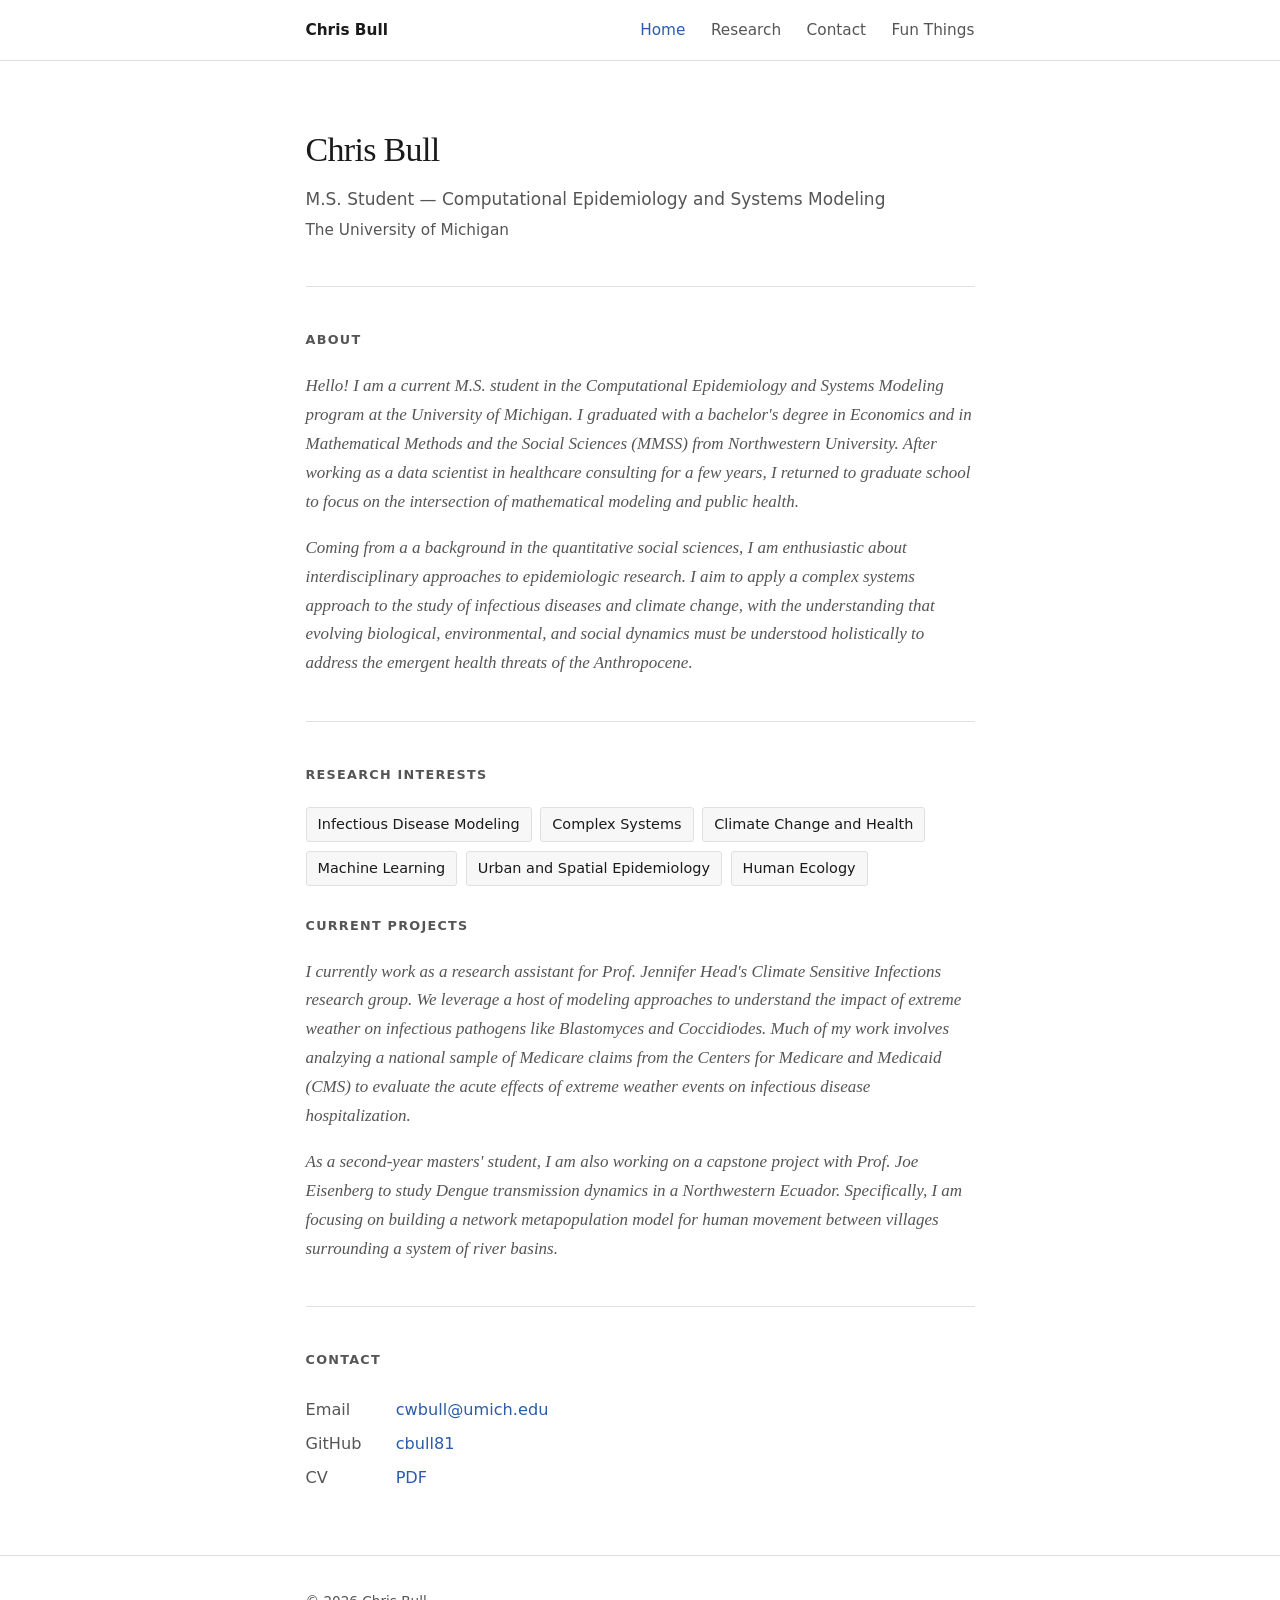
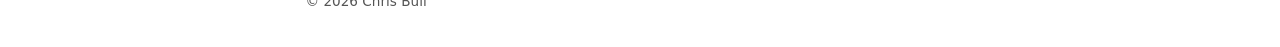
<file: index.html>
<!DOCTYPE html>
<html lang="en">
<head>
  <meta charset="UTF-8">
  <meta name="viewport" content="width=device-width, initial-scale=1.0">
  <title>Chris Bull</title>
  <link rel="stylesheet" href="style.css">
</head>
<body>

  <nav>
    <div class="site-wrap">
      <span class="nav-name">Chris Bull</span>
      <ul>
        <li><a href="index.html" class="active">Home</a></li>
        <li><a href="#research">Research</a></li>
        <li><a href="#contact">Contact</a></li>
        <li><a href="fun.html">Fun Things</a></li>
      </ul>
    </div>
  </nav>

  <div class="site-wrap">

    <div class="hero">
      <h1>Chris Bull</h1>
      <p class="title">M.S. Student &mdash; Computational Epidemiology and Systems Modeling</p>
      <p class="institution">The University of Michigan</p>
    </div>

    <section id="about">
      <h2>About</h2>
      <p class="placeholder">Hello! I am a current M.S. student in the Computational Epidemiology and Systems Modeling program at the University of Michigan. I graduated with a bachelor's degree in Economics and in Mathematical Methods and the Social Sciences (MMSS) from Northwestern University. After working as a data scientist in healthcare consulting for a few years, I returned to graduate school to focus on the intersection of mathematical modeling and public health.</p>
      <p class="placeholder">Coming from a a background in the quantitative social sciences, I am enthusiastic about interdisciplinary approaches to epidemiologic research. I aim to apply a complex systems approach to the study of infectious diseases and climate change, with the understanding that evolving biological, environmental, and social dynamics must be understood holistically to address the emergent health threats of the Anthropocene.</p>
    </section>

    <section id="research">
      <h2>Research Interests</h2>
      <ul class="interest-list">
        <li>Infectious Disease Modeling</li>
        <li>Complex Systems</li>
        <li>Climate Change and Health</li>
        <li>Machine Learning</li>
        <li>Urban and Spatial Epidemiology</li>
        <li>Human Ecology</li>
      </ul>

      <br>

      <h2>Current Projects</h2>
      <p class="placeholder">I currently work as a research assistant for Prof. Jennifer Head's Climate Sensitive Infections research group. 
        We leverage a host of modeling approaches to understand the impact of extreme weather on infectious pathogens like Blastomyces and Coccidiodes.
        Much of my work involves analzying a national sample of Medicare claims from the Centers for Medicare and Medicaid (CMS) to evaluate the acute effects of 
        extreme weather events on infectious disease hospitalization.</p>
      <p class="placeholder">As a second-year masters' student, I am also working on a capstone project with Prof. Joe Eisenberg to study Dengue transmission dynamics in a Northwestern Ecuador. Specifically, I am focusing on building a network metapopulation model for human movement between villages surrounding a system of river basins.</p>
    </section>

    <section id="contact">
      <h2>Contact</h2>
      <ul class="contact-list">
        <li><span class="label">Email</span> <a href="mailto:cwbull@umich.edu">cwbull@umich.edu</a></li>
        <li><span class="label">GitHub</span> <a href="https://github.com/cbull81" target="_blank" rel="noopener">cbull81</a></li>
        <li><span class="label">CV</span> <a href="CV_May_2026.pdf" target="_blank" rel="noopener">PDF</a></li>
      </ul>
    </section>

  </div>

  <footer>
    <div class="site-wrap">
      &copy; 2026 Chris Bull
    </div>
  </footer>

</body>
</html>
</file>
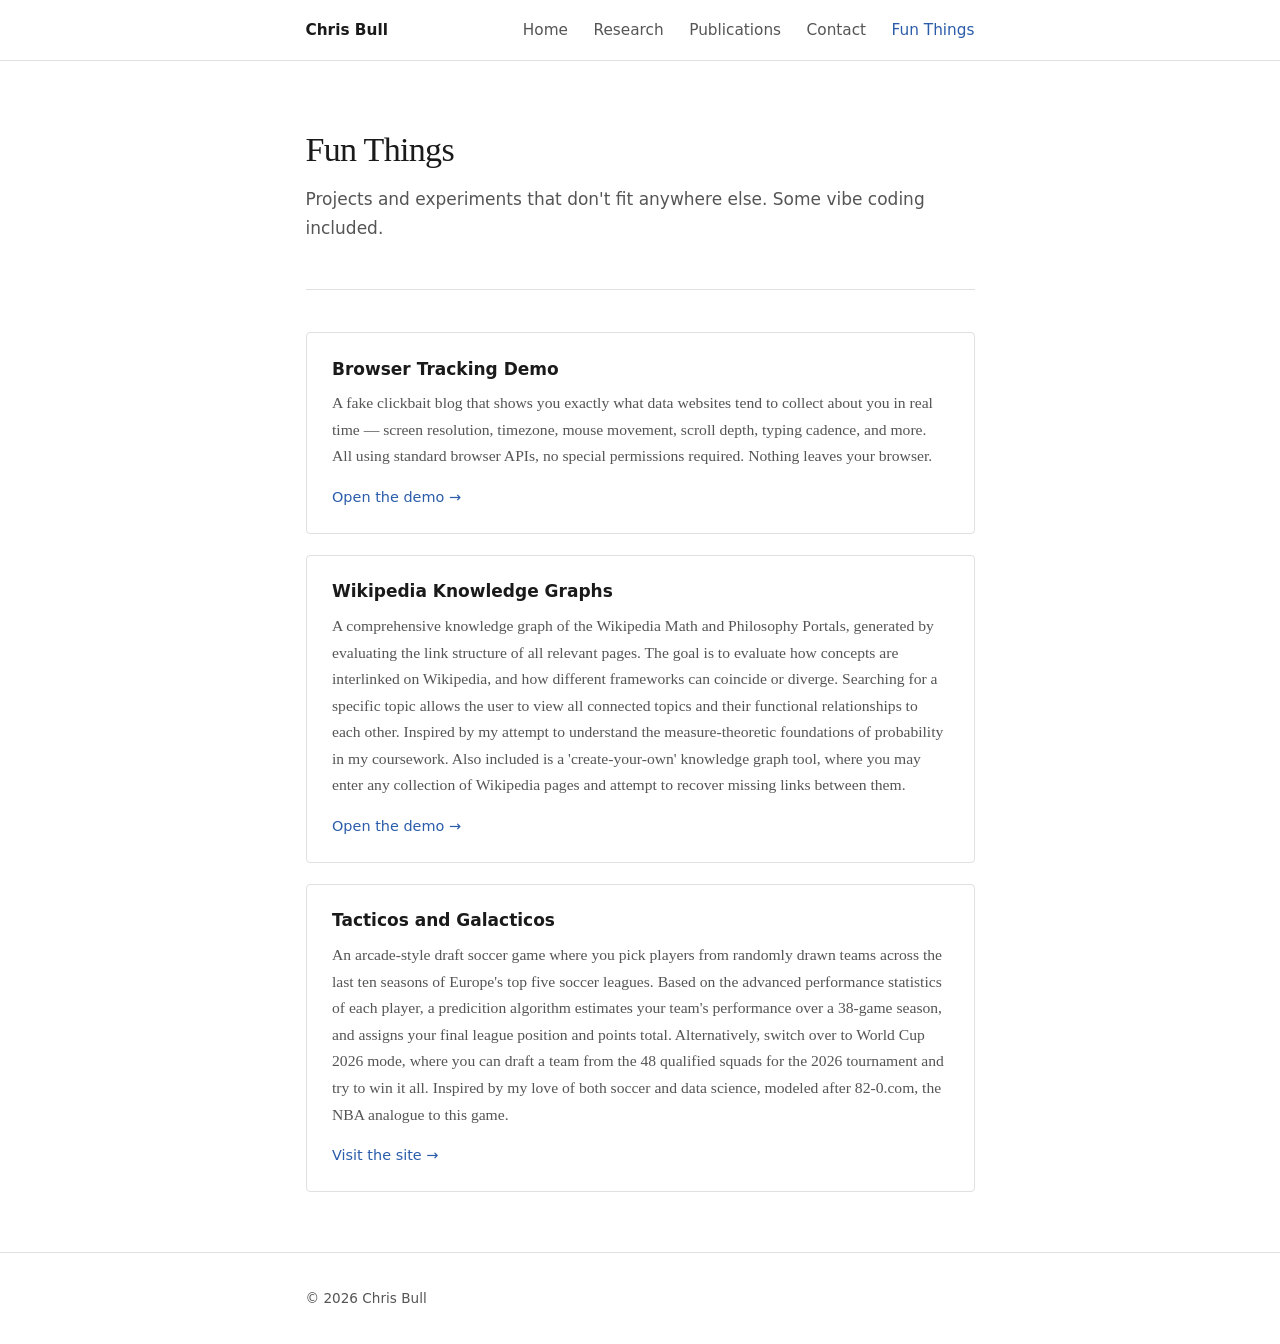
<file: fun.html>
<!DOCTYPE html>
<html lang="en">
<head>
  <meta charset="UTF-8">
  <meta name="viewport" content="width=device-width, initial-scale=1.0">
  <title>Fun Things &mdash; Chris Bull</title>
  <link rel="stylesheet" href="style.css">
</head>
<body>

  <nav>
    <div class="site-wrap">
      <span class="nav-name">Chris Bull</span>
      <ul>
        <li><a href="index.html">Home</a></li>
        <li><a href="index.html#research">Research</a></li>
        <li><a href="index.html#publications">Publications</a></li>
        <li><a href="index.html#contact">Contact</a></li>
        <li><a href="fun.html" class="active">Fun Things</a></li>
      </ul>
    </div>
  </nav>

  <div class="site-wrap">

    <div class="hero">
      <h1>Fun Things</h1>
      <p class="title">Projects and experiments that don't fit anywhere else. Some vibe coding included.</p>
    </div>

    <section>
      <div class="fun-grid">

        <div class="fun-card">
          <h3>Browser Tracking Demo</h3>
          <p>
            A fake clickbait blog that shows you exactly what data websites tend to
            collect about you in real time &mdash; screen resolution, timezone, mouse
            movement, scroll depth, typing cadence, and more. All using standard browser
            APIs, no special permissions required. Nothing leaves your browser.
          </p>
          <a href="https://cbull81.github.io/personal-info-stealer-website/" class="card-link" target="_blank" rel="noopener">Open the demo &rarr;</a>
        </div>

        <div class="fun-card">
          <h3>Wikipedia Knowledge Graphs</h3>
          <p>
            A comprehensive knowledge graph of the Wikipedia Math and Philosophy Portals, generated by evaluating the link structure of all relevant pages.
            The goal is to evaluate how concepts are interlinked on Wikipedia, and how different frameworks can coincide or diverge. 
            Searching for a specific topic allows the user to view all connected topics and their functional relationships to each other. Inspired by my attempt
            to understand the measure-theoretic foundations of probability in my coursework. Also included is a 'create-your-own' knowledge graph tool, where you may
            enter any collection of Wikipedia pages and attempt to recover missing links between them. 
          </p>
          <a href="https://cbull81.github.io/wikipedia-knowledge-graphs/" class="card-link" target="_blank" rel="noopener">Open the demo &rarr;</a>
        </div>

        <div class="fun-card">
          <h3>Tacticos and Galacticos</h3>
          <p>
            An arcade-style draft soccer game where you pick players from randomly drawn teams across the last ten seasons of Europe's top five soccer leagues.
            Based on the advanced performance statistics of each player, a predicition algorithm estimates your team's performance over a 38-game season, and assigns
            your final league position and points total. Alternatively, switch over to World Cup 2026 mode, where you can draft a team from the 48 qualified squads for the 2026 tournament
            and try to win it all. Inspired by my love of both soccer and data science, modeled after 82-0.com, the NBA analogue to this game.
          </p>
          <a href="https://www.tacticos-and-galacticos.com" class="card-link" target="_blank" rel="noopener">Visit the site &rarr;</a>
        </div>

      </div>
    </section>

  </div>

  <footer>
    <div class="site-wrap">
      &copy; 2026 Chris Bull
    </div>
  </footer>

</body>
</html>
</file>
<file: style.css>
/* ============================================================
   Academic Portfolio — Global Styles
   ============================================================ */

*, *::before, *::after {
  box-sizing: border-box;
  margin: 0;
  padding: 0;
}

:root {
  --color-bg:        #ffffff;
  --color-text:      #1a1a1a;
  --color-muted:     #555555;
  --color-accent:    #2a5caa;
  --color-border:    #e0e0e0;
  --color-section-bg:#f7f7f7;
  --font-body:       'Georgia', serif;
  --font-ui:         system-ui, -apple-system, sans-serif;
  --max-width:       720px;
}

html {
  font-size: 17px;
  scroll-behavior: smooth;
}

body {
  font-family: var(--font-body);
  color: var(--color-text);
  background: var(--color-bg);
  line-height: 1.7;
}

a {
  color: var(--color-accent);
  text-decoration: none;
}

a:hover {
  text-decoration: underline;
}

/* ---- Layout ---- */

.site-wrap {
  max-width: var(--max-width);
  margin: 0 auto;
  padding: 0 1.5rem;
}

/* ---- Nav ---- */

nav {
  border-bottom: 1px solid var(--color-border);
  padding: 1rem 0;
  font-family: var(--font-ui);
  font-size: 0.9rem;
}

nav .site-wrap {
  display: flex;
  align-items: center;
  justify-content: space-between;
  gap: 1rem;
}

nav .nav-name {
  font-weight: 600;
  color: var(--color-text);
  white-space: nowrap;
}

nav ul {
  list-style: none;
  display: flex;
  gap: 1.5rem;
  flex-wrap: wrap;
}

nav ul li a {
  color: var(--color-muted);
}

nav ul li a:hover,
nav ul li a.active {
  color: var(--color-accent);
  text-decoration: none;
}

/* ---- Hero ---- */

.hero {
  padding: 3.5rem 0 2.5rem;
  border-bottom: 1px solid var(--color-border);
}

.hero h1 {
  font-size: 2rem;
  font-weight: normal;
  letter-spacing: -0.02em;
  margin-bottom: 0.4rem;
}

.hero .title {
  font-family: var(--font-ui);
  font-size: 1rem;
  color: var(--color-muted);
  margin-bottom: 0.2rem;
}

.hero .institution {
  font-family: var(--font-ui);
  font-size: 0.9rem;
  color: var(--color-muted);
}

/* ---- Sections ---- */

section {
  padding: 2.5rem 0;
  border-bottom: 1px solid var(--color-border);
}

section:last-of-type {
  border-bottom: none;
}

section h2 {
  font-family: var(--font-ui);
  font-size: 0.75rem;
  font-weight: 600;
  letter-spacing: 0.1em;
  text-transform: uppercase;
  color: var(--color-muted);
  margin-bottom: 1.25rem;
}

section p {
  margin-bottom: 1rem;
  color: var(--color-text);
}

section p:last-child {
  margin-bottom: 0;
}

/* ---- Placeholder text ---- */

.placeholder {
  color: var(--color-muted);
  font-style: italic;
}

/* ---- Research interests ---- */

.interest-list {
  list-style: none;
  display: flex;
  flex-wrap: wrap;
  gap: 0.5rem;
  padding: 0;
}

.interest-list li {
  font-family: var(--font-ui);
  font-size: 0.85rem;
  background: var(--color-section-bg);
  border: 1px solid var(--color-border);
  border-radius: 3px;
  padding: 0.25rem 0.65rem;
  color: var(--color-text);
}

/* ---- Publications ---- */

.pub-list {
  list-style: none;
}

.pub-list li {
  padding: 0.75rem 0;
  border-bottom: 1px solid var(--color-border);
  font-size: 0.95rem;
}

.pub-list li:last-child {
  border-bottom: none;
}

.pub-list .pub-title {
  font-style: italic;
}

.pub-list .pub-meta {
  font-family: var(--font-ui);
  font-size: 0.82rem;
  color: var(--color-muted);
  margin-top: 0.2rem;
}

/* ---- Contact ---- */

.contact-list {
  list-style: none;
  font-family: var(--font-ui);
  font-size: 0.95rem;
}

.contact-list li {
  padding: 0.2rem 0;
}

.contact-list .label {
  color: var(--color-muted);
  display: inline-block;
  width: 5rem;
}

/* ---- Fun Things page ---- */

.fun-grid {
  display: grid;
  gap: 1.25rem;
}

.fun-card {
  border: 1px solid var(--color-border);
  border-radius: 4px;
  padding: 1.25rem 1.5rem;
}

.fun-card h3 {
  font-family: var(--font-ui);
  font-size: 1rem;
  margin-bottom: 0.4rem;
}

.fun-card p {
  font-size: 0.92rem;
  color: var(--color-muted);
  margin-bottom: 0.75rem;
}

.fun-card a.card-link {
  font-family: var(--font-ui);
  font-size: 0.85rem;
  font-weight: 500;
}

/* ---- Footer ---- */

footer {
  padding: 2rem 0;
  font-family: var(--font-ui);
  font-size: 0.8rem;
  color: var(--color-muted);
  border-top: 1px solid var(--color-border);
  margin-top: 1rem;
}
</file>
